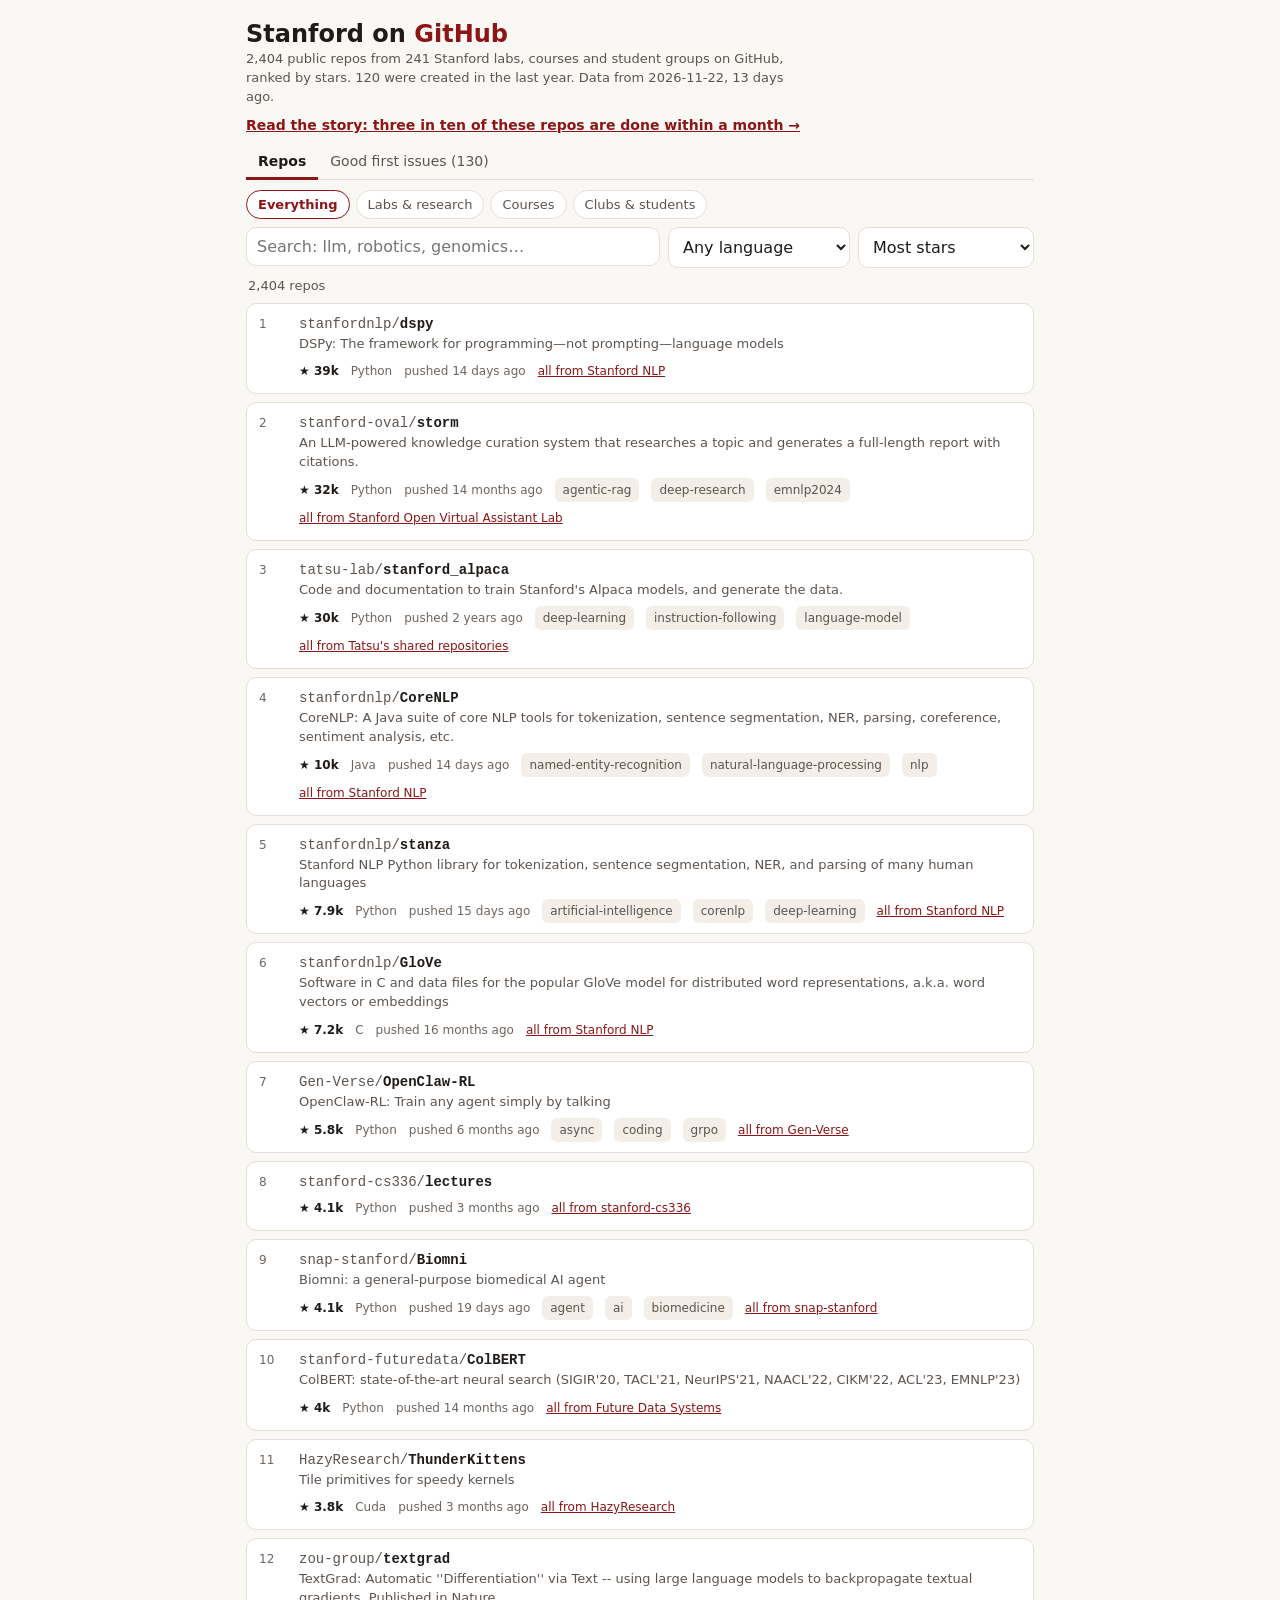
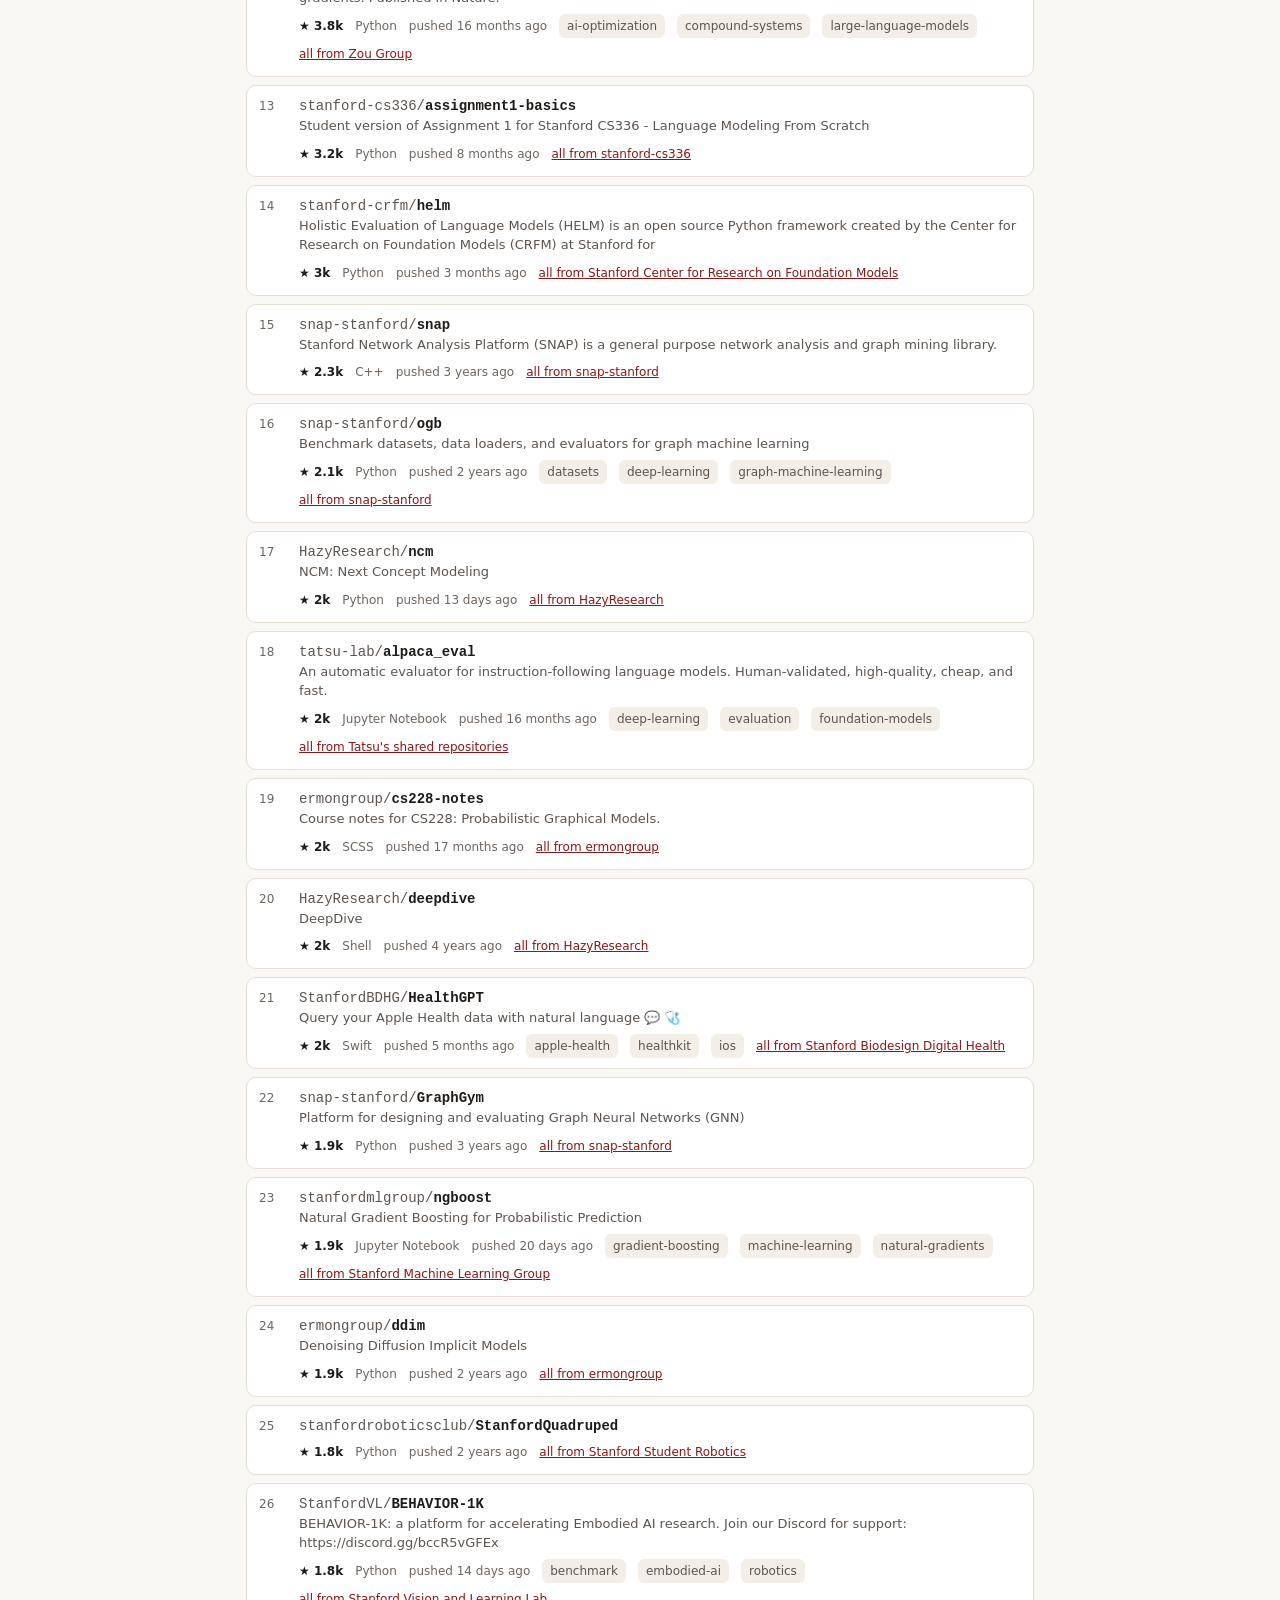
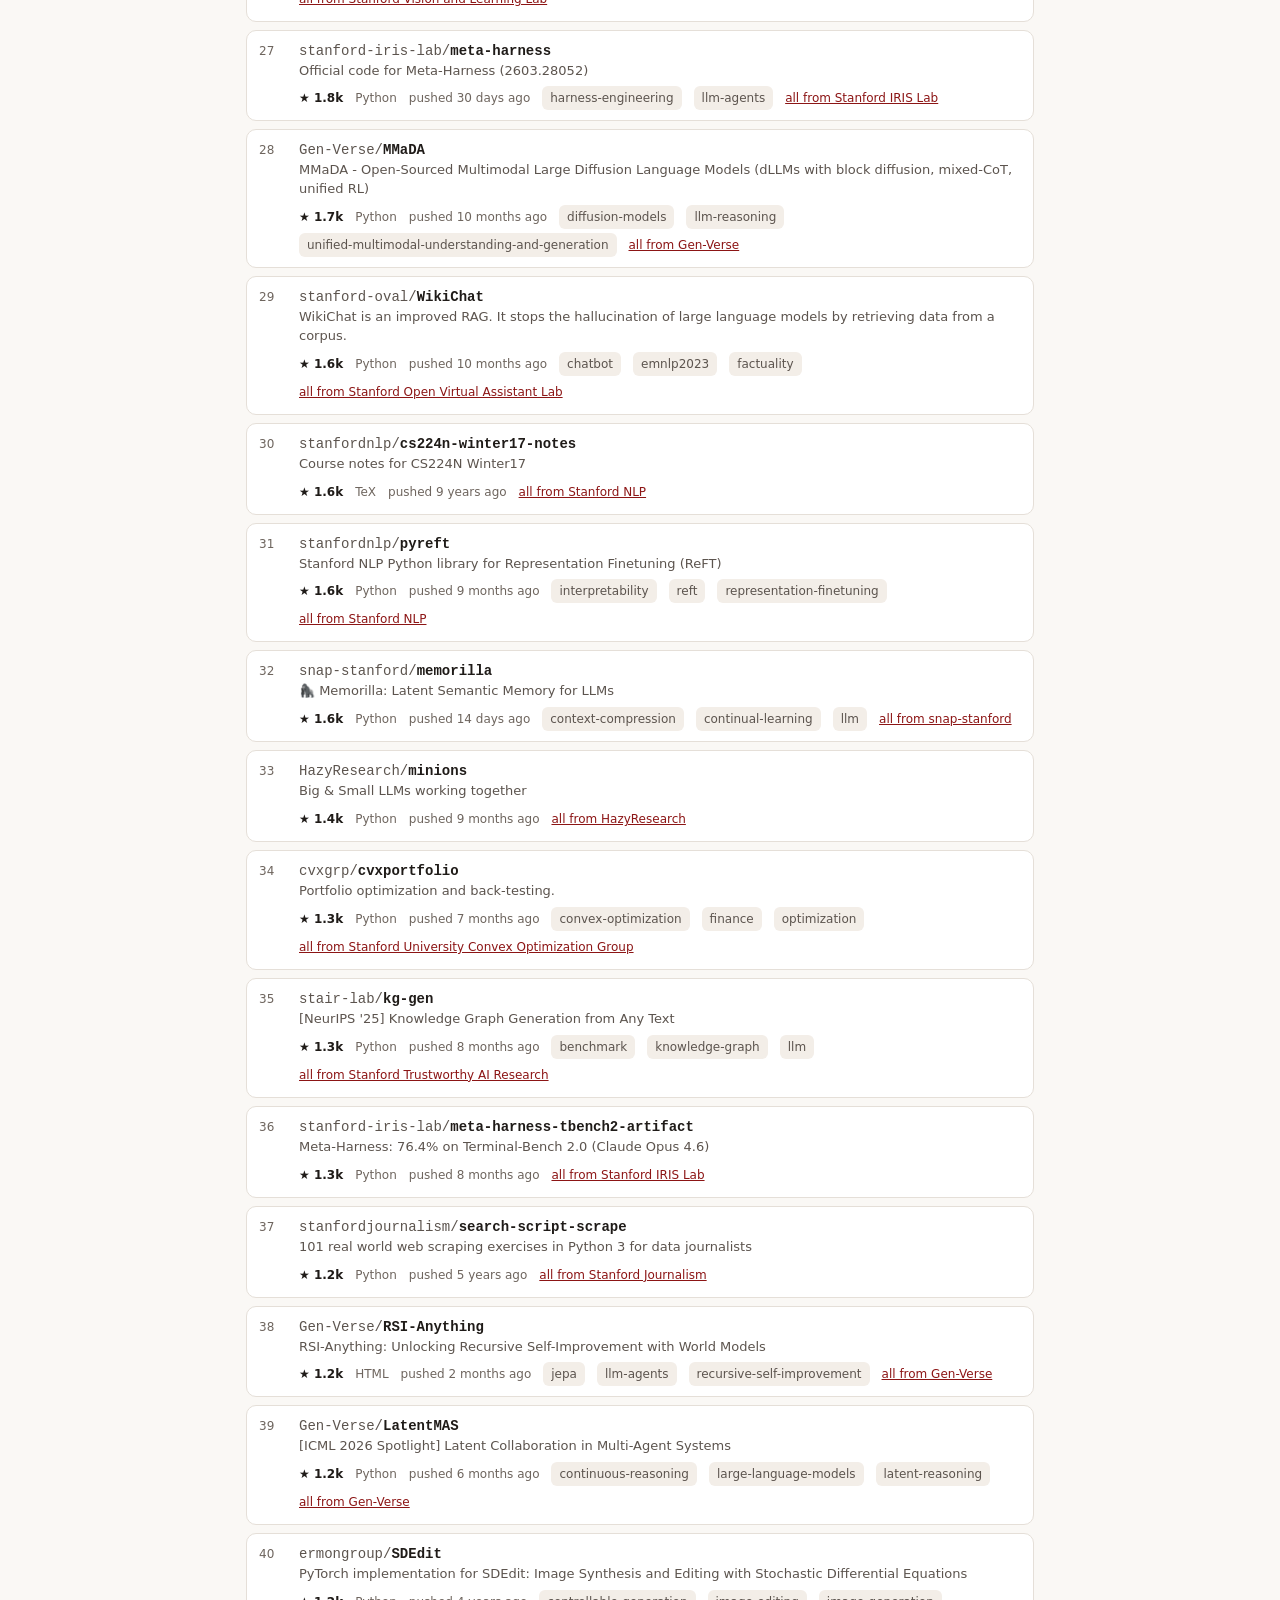
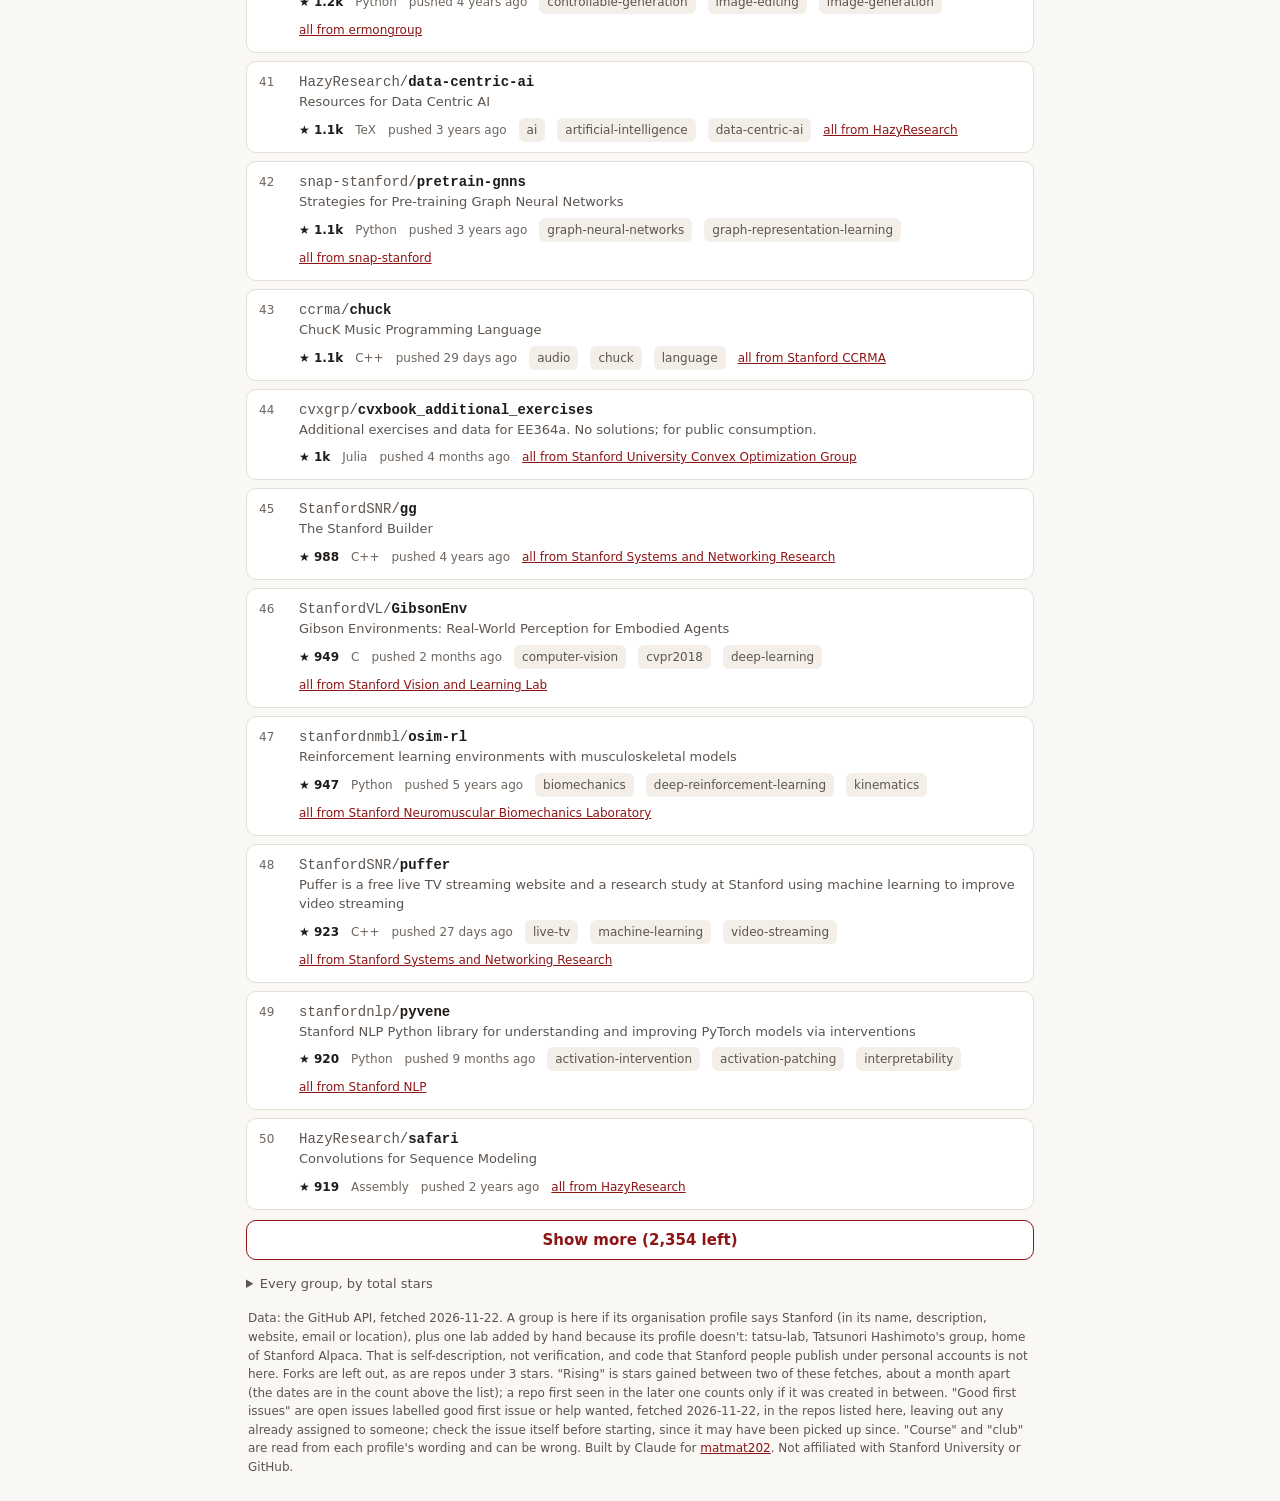
<file: index.html>
<!doctype html>
<html lang="en">
<head>
<meta charset="utf-8">
<meta name="viewport" content="width=device-width,initial-scale=1">
<title>Stanford on GitHub · every repo from Stanford labs, courses and clubs</title>
<link rel="icon" href="data:image/svg+xml,%3Csvg xmlns='http://www.w3.org/2000/svg' viewBox='0 0 32 32'%3E%3Crect width='32' height='32' rx='6' fill='%238c1515'/%3E%3Cpath d='M16 6l2.9 6.1 6.6.8-4.9 4.6 1.3 6.6L16 20.8l-5.9 3.3 1.3-6.6-4.9-4.6 6.6-.8z' fill='%23fff'/%3E%3C/svg%3E">
<meta name="theme-color" content="#8c1515">
<meta name="description" content="Every public GitHub repo from Stanford's labs, courses and student groups, ranked: DSPy, STORM, CoreNLP, Alpaca, ColBERT and 2,000 more, plus their open good first issues.">
<meta property="og:type" content="website">
<meta property="og:url" content="https://matmat202.github.io/stanford-on-github/">
<meta property="og:title" content="Stanford on GitHub">
<meta property="og:description" content="Every public repo from Stanford's labs, courses and clubs, ranked.">
<meta property="og:image" content="https://matmat202.github.io/stanford-on-github/icons/card.png">
<meta property="og:image:width" content="1200">
<meta property="og:image:height" content="630">
<meta name="twitter:card" content="summary_large_image">
<link rel="apple-touch-icon" href="icons/icon-180.png">
<meta name="twitter:card" content="summary">
<style>
:root{color-scheme:light;--ground:#faf8f5;--card:#fff;--ink:#1f1b18;--ink-2:#5c544e;--ink-3:#6e655e;
  --line:#e5dfd8;--accent:#8c1515;--chip:#f3eee8;
  --f-ui:system-ui,-apple-system,"Segoe UI",sans-serif;--f-mono:ui-monospace,SFMono-Regular,Menlo,Consolas,monospace}
@media (prefers-color-scheme:dark){:root{color-scheme:dark;--ground:#161311;--card:#211c19;--ink:#efe9e3;
  --ink-2:#b2a89f;--ink-3:#a1968c;--line:#352e29;--accent:#e36a63;--chip:#2b2521}}
*{box-sizing:border-box}
[hidden]{display:none!important}
body{margin:0;background:var(--ground);color:var(--ink);font-family:var(--f-ui);font-size:15px}
main{max-width:820px;margin:0 auto;padding:16px}
h1{font-size:24px;margin:4px 0 2px}h1 .red{color:var(--accent)}
.sub{color:var(--ink-2);font-size:13px;margin:0 0 12px;line-height:1.45;max-width:65ch}
a{color:var(--accent)}
:focus-visible{outline:3px solid var(--accent);outline-offset:2px}
.kinds{display:flex;flex-wrap:wrap;gap:6px;margin:0 0 8px;padding:0;list-style:none}
.kinds button,.orgchip{font:inherit;font-size:13px;padding:6px 11px;border:1px solid var(--line);border-radius:999px;background:var(--card);color:var(--ink-2);cursor:pointer}
.kinds button:hover{border-color:var(--accent);color:var(--ink)}
.kinds button[aria-pressed="true"]{border-color:var(--accent);color:var(--accent);font-weight:600}
.controls{display:grid;grid-template-columns:1fr auto auto;gap:8px}
@media (max-width:600px){.controls{grid-template-columns:1fr 1fr}.controls .q{grid-column:1 / -1}}
/* Below ~380px two columns cannot hold a select's own text at the 16px that stops
   iOS zooming on tap (input-zoom, 2026-10-30): 'Any language' needed 97px in a 95px
   box, and 'Jupyter Notebook' -- a real option here -- needs about 130px. Font-size
   is not available as the give, so the columns are. */
@media (max-width:380px){.controls{grid-template-columns:1fr}}
input,select{font:inherit;padding:9px 10px;border:1px solid var(--line);border-radius:10px;background:var(--card);color:var(--ink);min-width:0;width:100%}
label.v{position:absolute;left:-9999px}
.statusrow{display:flex;flex-wrap:wrap;align-items:center;gap:8px;margin:10px 2px}
.status{font-size:13px;color:var(--ink-2)}
.orgchip{border-color:var(--accent);color:var(--accent);font-weight:600}
ol.repos{list-style:none;margin:0;padding:0;display:grid;gap:8px;counter-reset:r}
ol.repos li{background:var(--card);border:1px solid var(--line);border-radius:10px;padding:10px 12px;display:grid;grid-template-columns:34px minmax(0,1fr);gap:6px}
.rk{font-size:12px;color:var(--ink-3);font-variant-numeric:tabular-nums;padding-top:3px}
.nm{font-family:var(--f-mono);font-size:14px;font-weight:600;color:var(--ink);text-decoration:none;overflow-wrap:anywhere}
.nm:hover{color:var(--accent);text-decoration:underline}
.nm .o{font-weight:400;color:var(--ink-2)}
.d{font-size:13px;color:var(--ink-2);margin-top:3px;line-height:1.45;overflow-wrap:anywhere}
.m{display:flex;flex-wrap:wrap;gap:4px 12px;margin-top:6px;font-size:12px;color:var(--ink-3);align-items:center}
.m .s{color:var(--ink);font-weight:600;font-variant-numeric:tabular-nums}
.m .gain{color:var(--accent)}
.m button{font:inherit;font-size:12px;border:0;background:none;color:var(--accent);padding:0;cursor:pointer;text-decoration:underline;min-height:24px}
.tag{background:var(--chip);border-radius:6px;padding:1px 6px;color:var(--ink-2)}
.m button.tag{text-decoration:none;background:var(--chip);color:var(--ink-2);padding:0 8px;min-height:24px;display:inline-flex;align-items:center}
.m button.tag:hover{color:var(--accent)}
.arch{border:1px solid var(--line);border-radius:6px;padding:0 5px}
.more{font:inherit;font-weight:600;margin:10px 0 0;padding:10px 16px;border:1px solid var(--accent);border-radius:10px;background:var(--card);color:var(--accent);cursor:pointer;width:100%}
.empty{color:var(--ink-2);padding:14px 4px}
details{margin:16px 0 0}
summary{cursor:pointer;font-size:13px;color:var(--ink-2)}
.tbl{overflow-x:auto}
.tbl table{border-collapse:collapse;font-size:12px;font-variant-numeric:tabular-nums;margin-top:6px;width:100%}
.tbl th,.tbl td{padding:3px 8px;border-bottom:1px solid var(--line);text-align:left}
.tbl .r{text-align:right}
.tbl td:first-child{overflow-wrap:anywhere}
@media (max-width:600px){.tbl th,.tbl td{padding:3px 4px}}
.tbl button{font:inherit;border:0;background:none;color:var(--accent);padding:0;cursor:pointer;text-decoration:underline;text-align:left}
.views{display:flex;gap:0;margin:0 0 10px;border-bottom:1px solid var(--line)}
.views button{font:inherit;font-size:14px;padding:8px 12px;border:0;border-bottom:3px solid transparent;background:none;color:var(--ink-2);cursor:pointer;margin-bottom:-1px}
.views button:hover{color:var(--ink)}
.views button[aria-pressed="true"]{border-bottom-color:var(--accent);color:var(--ink);font-weight:600}
.quiet{display:flex;align-items:center;gap:6px;font-size:13px;color:var(--ink-2);margin:8px 2px 0}
.quiet input{width:auto;margin:0}
.it{font-size:14px;font-weight:600;color:var(--ink);text-decoration:none;overflow-wrap:anywhere;line-height:1.4}
.it:hover{color:var(--accent);text-decoration:underline}
.ir{font-family:var(--f-mono);font-size:12px;color:var(--ink-2);margin-top:3px;overflow-wrap:anywhere}
footer{font-size:12px;color:var(--ink-2);line-height:1.55;margin:18px 2px 8px}
/* iOS Safari zooms the page into any field under 16px when it is tapped (input-zoom) */
input,select,textarea{font-size:16px!important}
.story{font-size:14px;margin:-2px 0 12px}.story a{color:var(--accent);font-weight:600}
</style>
</head>
<body>
<main>
  <h1>Stanford on <span class="red">GitHub</span></h1>
  <p class="sub" id="sub">Every public repo from the GitHub organisations of Stanford's labs, courses and student groups, ranked.</p>
  <p class="story"><a href="story/">Read the story: three in ten of these repos are done within a month &rarr;</a></p>

  <div class="views" id="views" role="group" aria-label="What to list">
    <button type="button" data-v="repos">Repos</button>
    <button type="button" data-v="issues" id="issuesTab">Good first issues</button>
  </div>
  <ul class="kinds" id="kinds" aria-label="Kind of group"></ul>
  <div class="controls">
    <div class="q"><label class="v" for="q">Search</label><input id="q" type="search" autocomplete="off" placeholder="Search: llm, robotics, genomics…"></div>
    <div><label class="v" for="lang">Language</label><select id="lang"></select></div>
    <div id="sortWrap"><label class="v" for="sort">Sort</label><select id="sort">
      <option value="stars">Most stars</option><option value="rising" id="risingOpt">Rising</option><option value="new">New this year</option><option value="active">Recently pushed</option>
    </select></div>
  </div>
  <label class="quiet" id="quietRow" hidden><input type="checkbox" id="quiet"> Include repos nobody has pushed to in six months</label>
  <div class="statusrow"><span class="status" id="status" role="status" aria-live="polite"></span><span id="orgSlot"></span></div>
  <ol class="repos" id="repos"></ol>
  <button class="more" id="more" type="button" hidden>Show more</button>

  <details>
    <summary>Every group, by total stars</summary>
    <div class="tbl" id="table"></div>
  </details>

  <footer id="foot">Data: the GitHub API, fetched <span id="fetched"></span>. A group is here if its organisation profile
    says Stanford (in its name, description, website, email or location), plus one lab added by hand because its profile
    doesn't: tatsu-lab, Tatsunori Hashimoto's group, home of Stanford Alpaca. That is self-description, not
    verification, and code that Stanford people publish under personal accounts is not here. Forks are left out, as are
    repos under 3 stars. "Rising" is stars gained between two of these fetches, about a month apart (the
    dates are in the count above the list); a repo first seen in the later one counts only if it was created in between. "Good first issues" are open issues labelled good first issue or help wanted, fetched
    <span id="ifetched"></span>, in the repos listed here, leaving out any already assigned to someone; check the issue
    itself before starting, since it may have been picked up since. "Course" and "club" are read from each profile's wording and can be wrong. Built by Claude for
    <a href="https://matmat202.github.io/">matmat202</a>. Not affiliated with Stanford University or GitHub.</footer>
</main>
<!-- Fetched in parallel with app.js instead of behind it: each was one more round trip
     before the first draw (projects/site-speed, 2026-10-28). -->
<link rel="modulepreload" href="sog-logic.js">
<link rel="preload" href="data/repos.json" as="fetch" crossorigin>
<script type="module" src="app.js"></script>
</body>
</html>
</file>
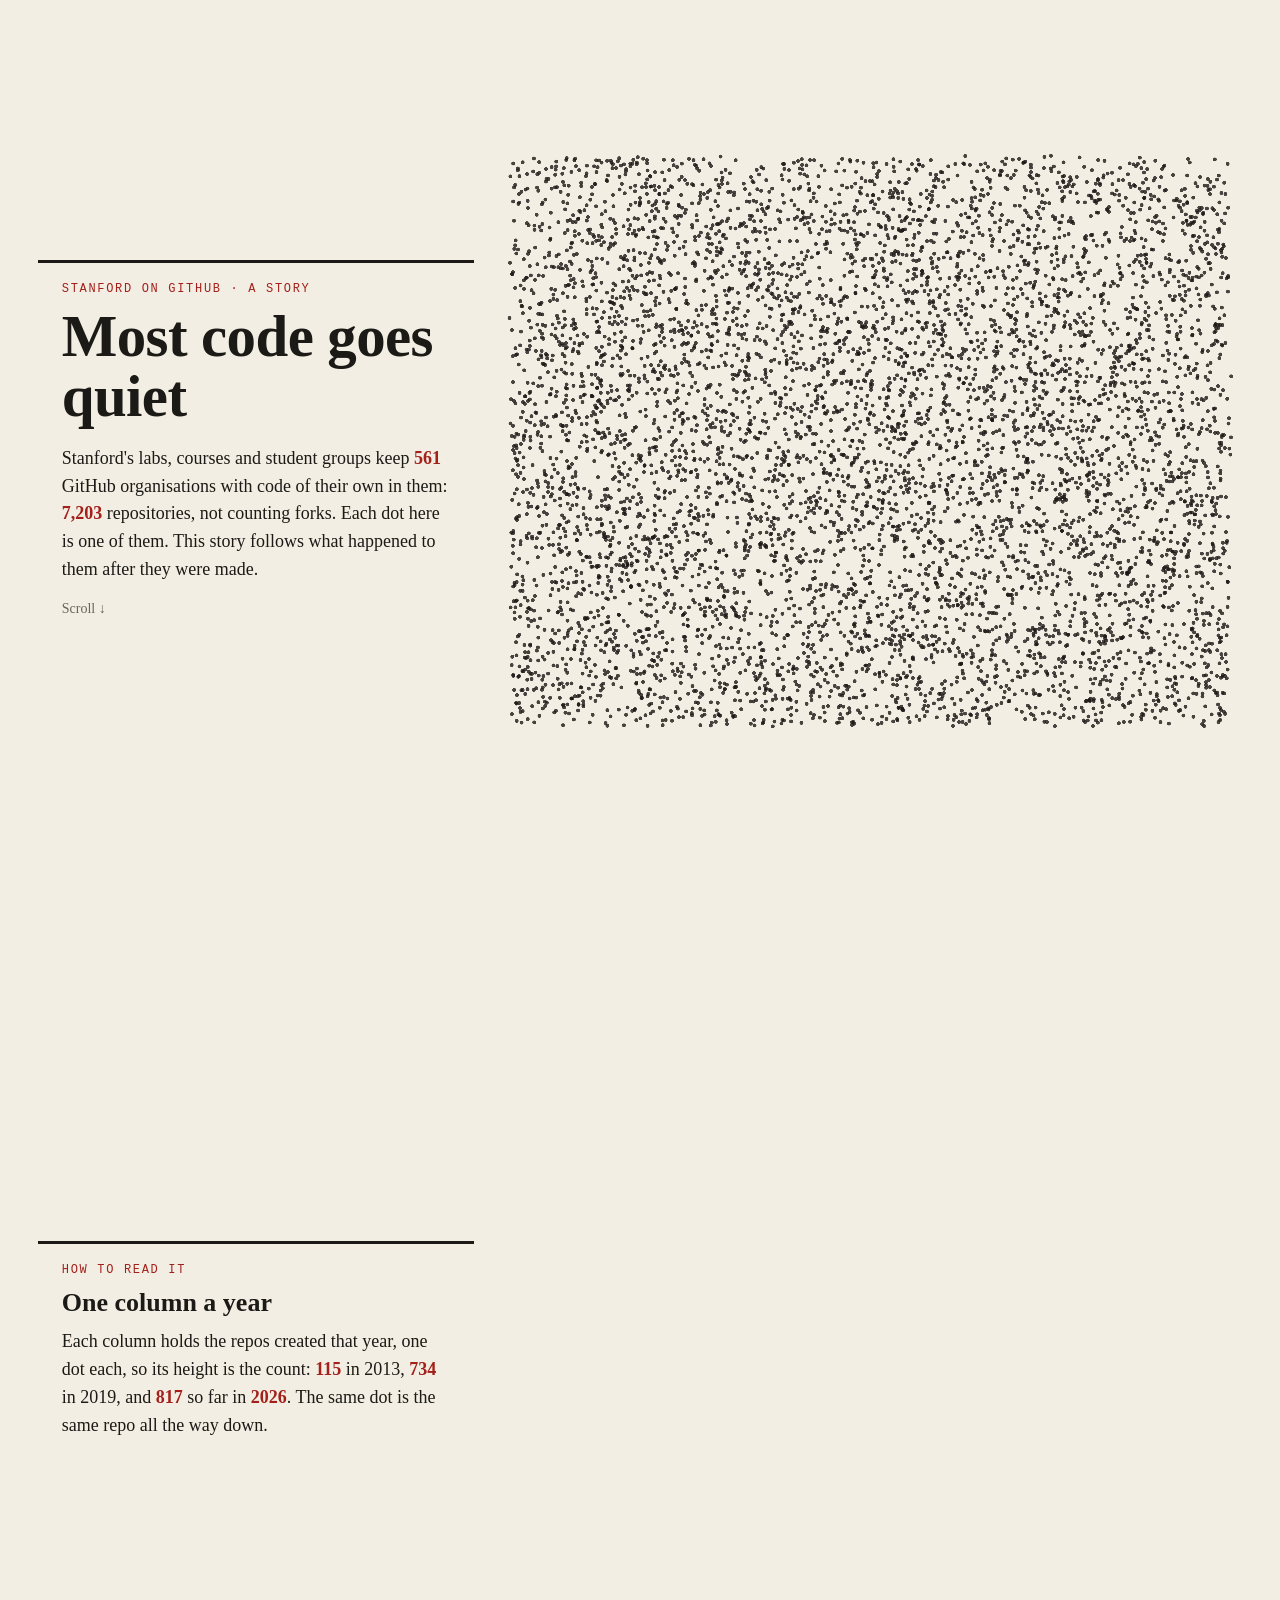
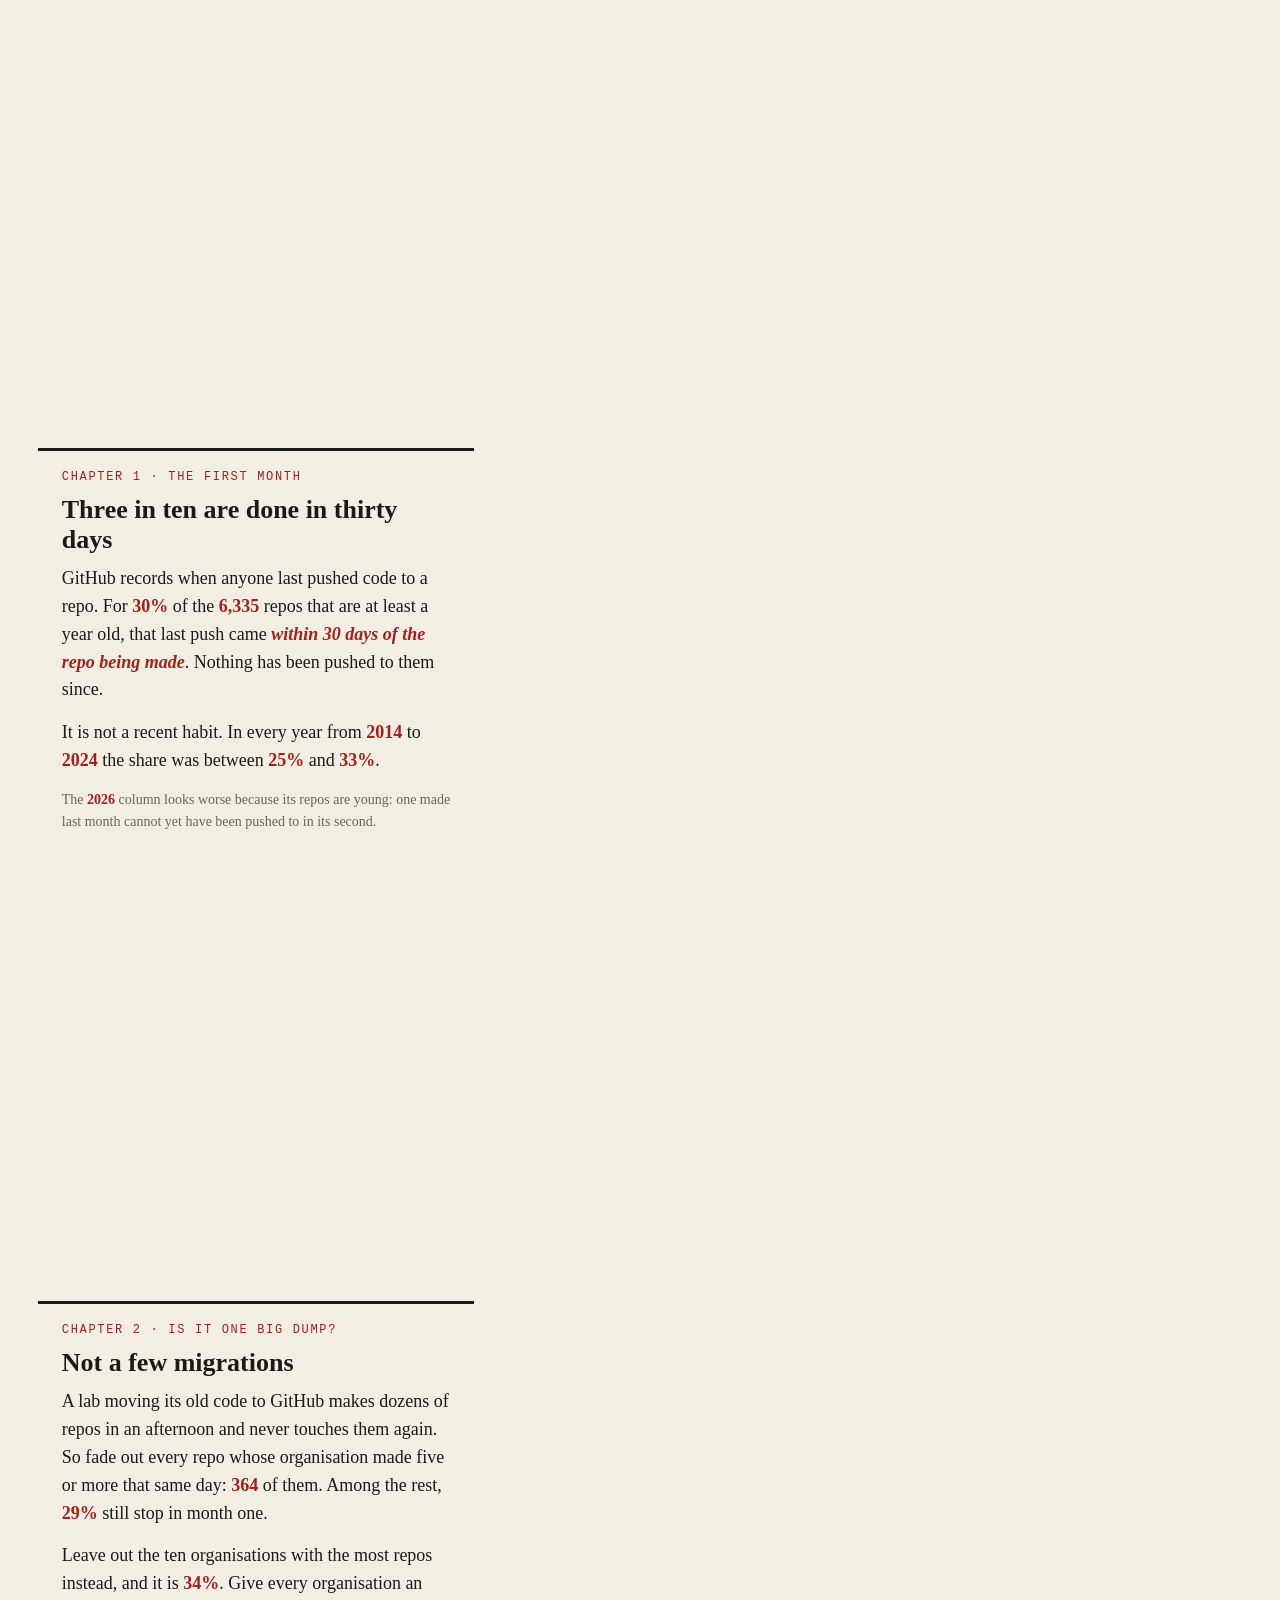
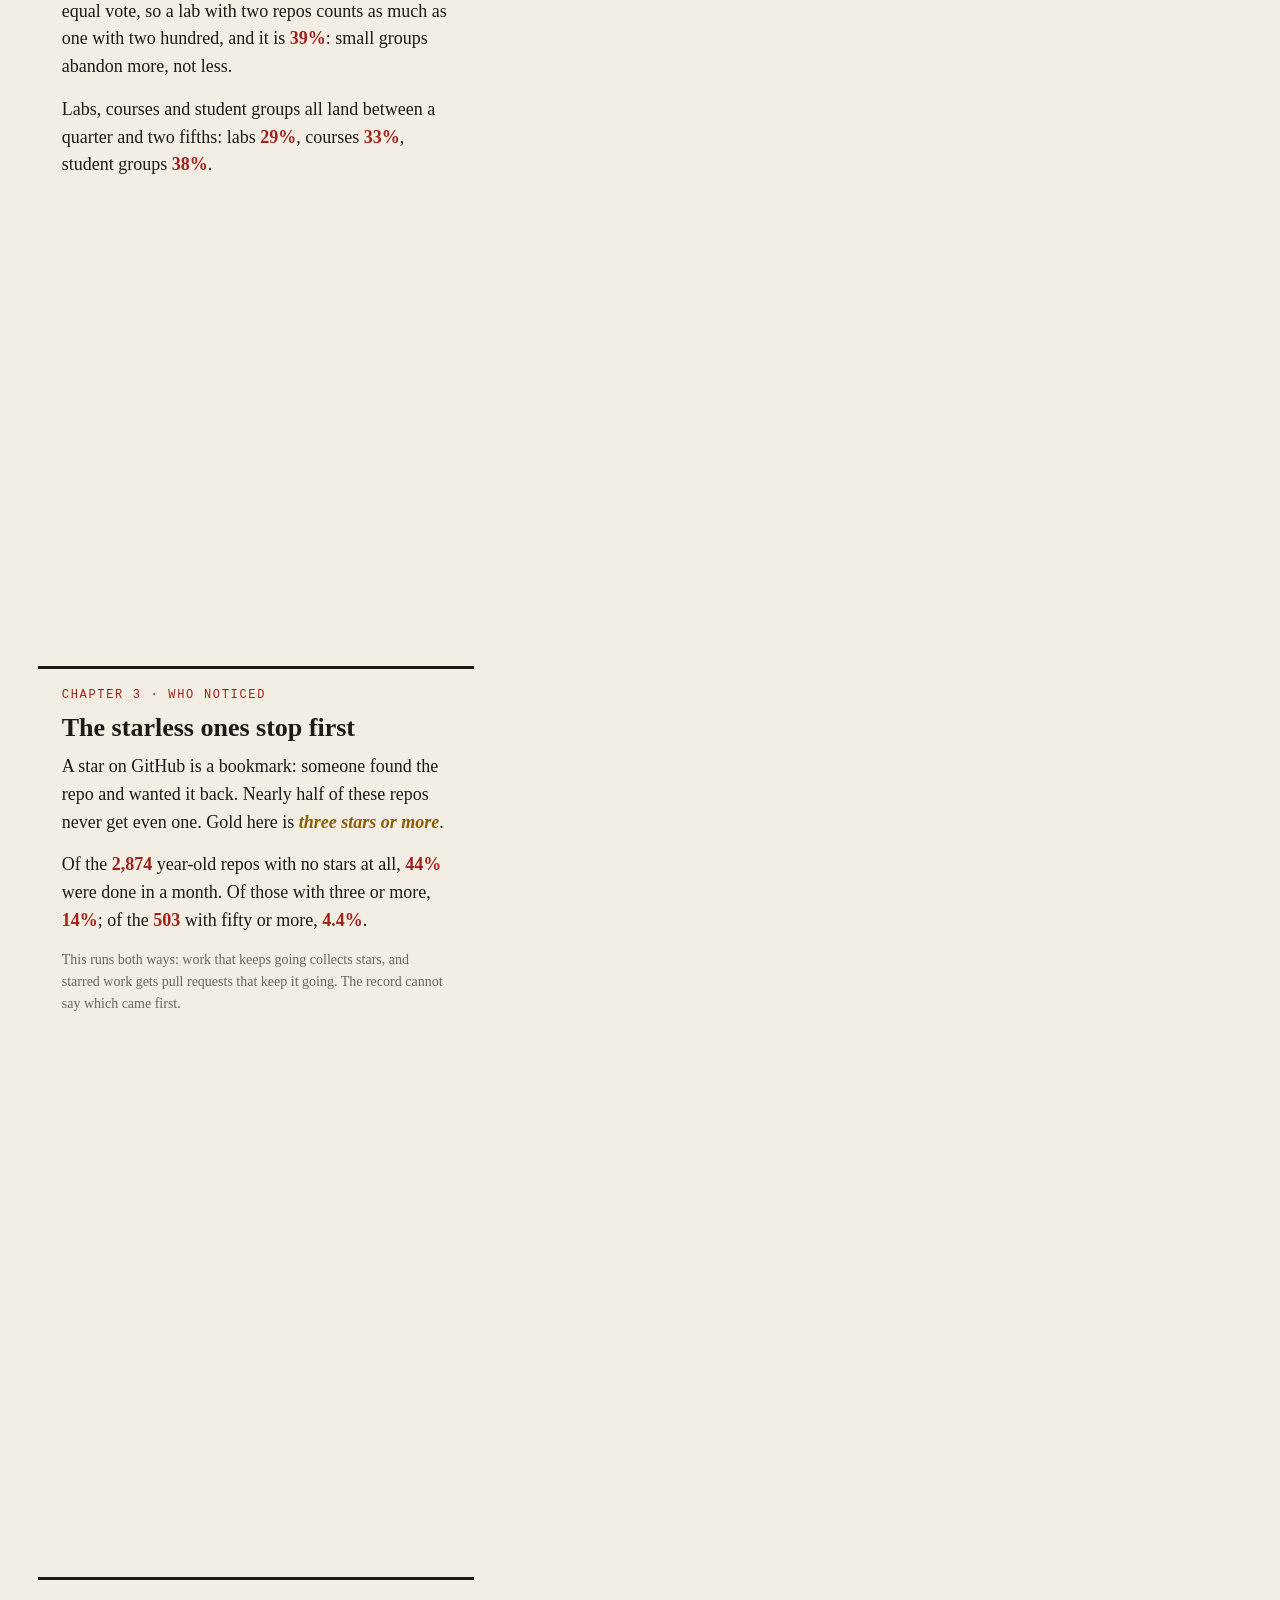
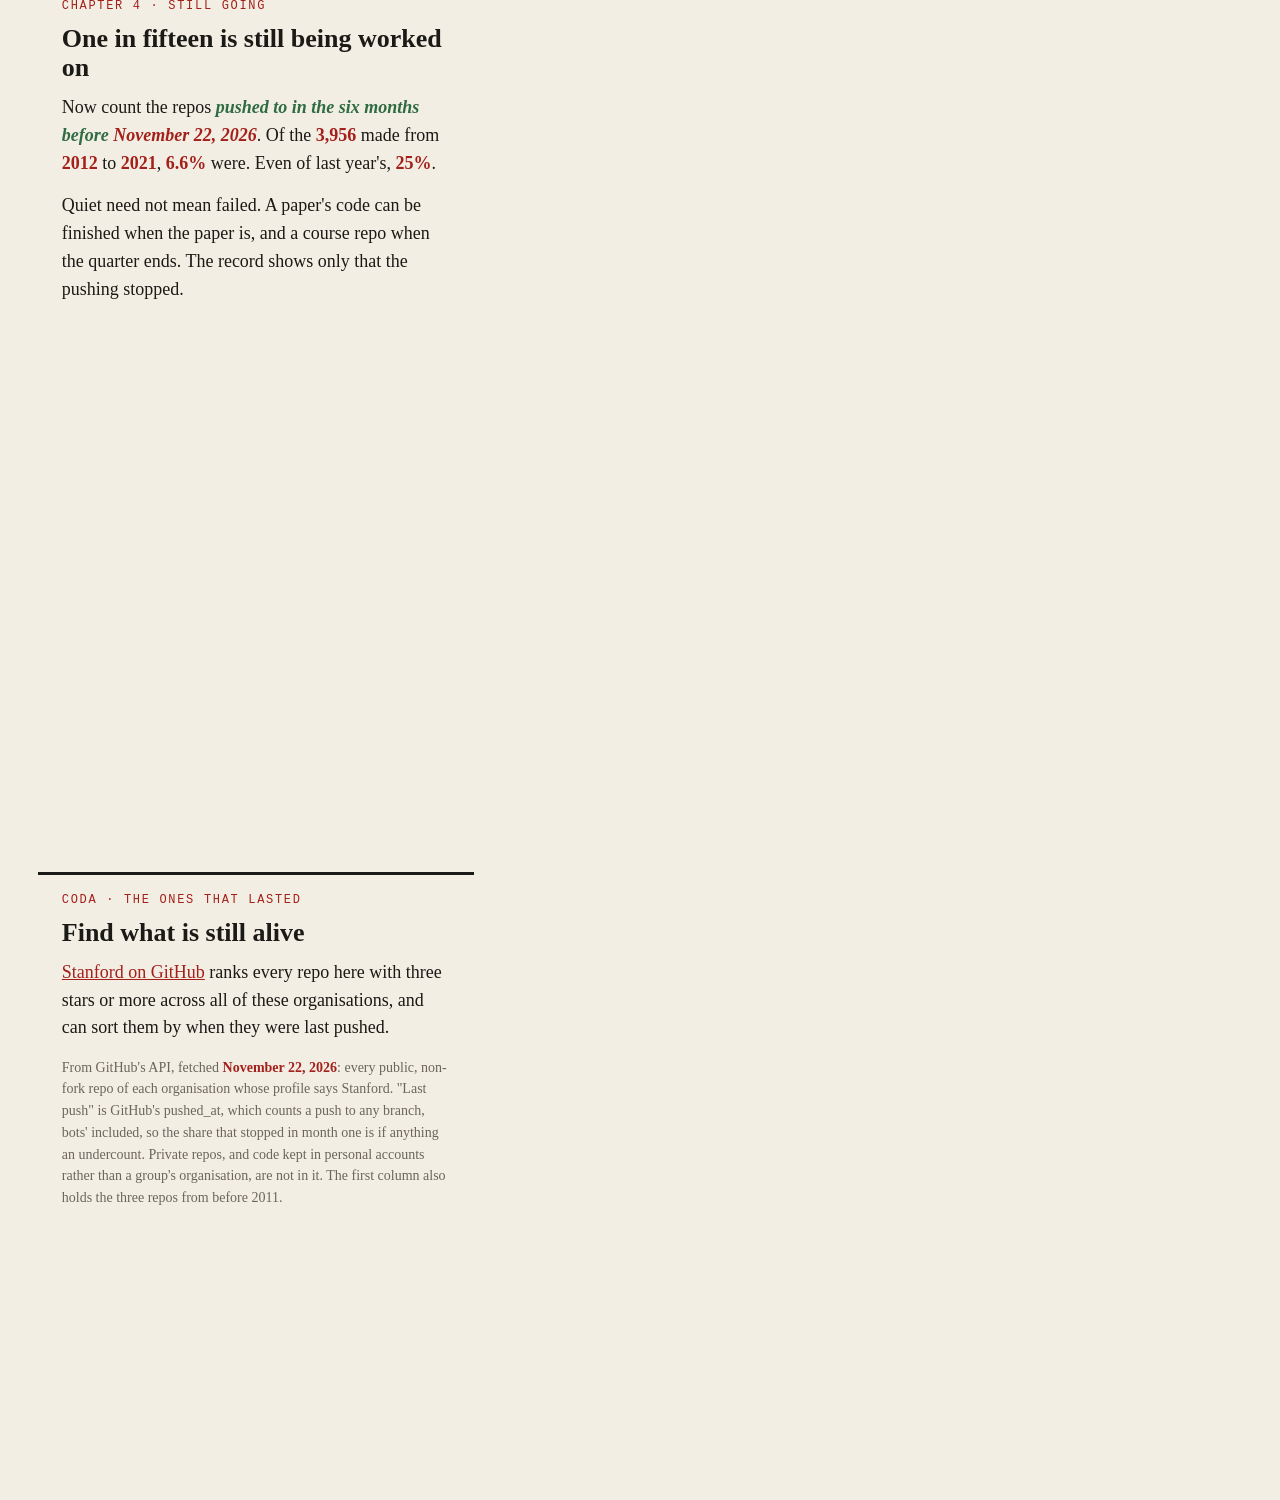
<file: story/index.html>
<!doctype html>
<html lang="en">
<head>
<meta charset="utf-8">
<meta name="viewport" content="width=device-width, initial-scale=1">
<title>Most Code Goes Quiet · what happens to the repos Stanford starts on GitHub</title>
<meta name="description" content="A scrolling story from GitHub's own records: three in ten repos that Stanford's labs, courses and student groups start are never pushed to again after their first month, and it has been roughly that every year since 2014.">
<link rel="stylesheet" href="style.css">
</head>
<body>
<div id="plot" aria-hidden="true"><div id="axes"></div></div>
<canvas id="gl" aria-hidden="true"></canvas>
<p id="err" role="alert"></p>
<main>

<section class="step" data-kind="field"><div>
  <p class="kicker">Stanford on GitHub · a story</p>
  <h1>Most code goes quiet</h1>
  <p>Stanford's labs, courses and student groups keep <b data-fact="orgs"></b> GitHub
  organisations with code of their own in them: <b data-fact="n"></b> repositories, not
  counting forks. Each dot here is one of them. This story follows what happened to them
  after they were made.</p>
  <p class="small">Scroll ↓</p>
</div></section>

<section class="step" data-kind="count"><div>
  <p class="kicker">How to read it</p>
  <h2>One column a year</h2>
  <p>Each column holds the repos created that year, one dot each, so its height is the
  count: <b data-fact="count:2013"></b> in 2013, <b data-fact="count:2019"></b> in 2019,
  and <b data-fact="count:2026"></b> so far in <b data-fact="last"></b>. The same dot is
  the same repo all the way down.</p>
</div></section>

<section class="step" data-kind="month"><div>
  <p class="kicker">Chapter 1 · The first month</p>
  <h2>Three in ten are done in thirty days</h2>
  <p>GitHub records when anyone last pushed code to a repo. For
  <b data-fact="month"></b> of the <b data-fact="mature"></b> repos that are at least a year
  old, that last push came <span class="w month">within 30 days of the repo being
  made</span>. Nothing has been pushed to them since.</p>
  <p>It is not a recent habit. In every year from <b data-fact="spanfrom"></b> to
  <b data-fact="spanto"></b> the share was between <b data-fact="ymin"></b> and
  <b data-fact="ymax"></b>.</p>
  <p class="small">The <b data-fact="last"></b> column looks worse because its repos are
  young: one made last month cannot yet have been pushed to in its second.</p>
</div></section>

<section class="step" data-kind="bulk"><div>
  <p class="kicker">Chapter 2 · Is it one big dump?</p>
  <h2>Not a few migrations</h2>
  <p>A lab moving its old code to GitHub makes dozens of repos in an afternoon and never
  touches them again. So fade out every repo whose organisation made five or more that
  same day: <b data-fact="bulkn"></b> of them. Among the rest, <b data-fact="nobulk"></b>
  still stop in month one.</p>
  <p>Leave out the ten organisations with the most repos instead, and it is
  <b data-fact="nobig"></b>. Give every organisation an equal vote, so a lab with two repos
  counts as much as one with two hundred, and it is <b data-fact="orgw"></b>: small groups
  abandon more, not less.</p>
  <p>Labs, courses and student groups all land between a quarter and two fifths:
  labs <b data-fact="kind:lab"></b>, courses <b data-fact="kind:course"></b>, student
  groups <b data-fact="kind:club"></b>.</p>
</div></section>

<section class="step" data-kind="starred"><div>
  <p class="kicker">Chapter 3 · Who noticed</p>
  <h2>The starless ones stop first</h2>
  <p>A star on GitHub is a bookmark: someone found the repo and wanted it back. Nearly half of these repos
  never get even one. Gold here is <span class="w star">three stars or more</span>.</p>
  <p>Of the <b data-fact="zeron"></b> year-old repos with no stars at all,
  <b data-fact="zero"></b> were done in a month. Of those with three or more,
  <b data-fact="starred"></b>; of the <b data-fact="fiftyn"></b> with fifty or more,
  <b data-fact="fifty"></b>.</p>
  <p class="small">This runs both ways: work that keeps going collects stars, and starred
  work gets pull requests that keep it going. The record cannot say which came first.</p>
</div></section>

<section class="step" data-kind="alive"><div>
  <p class="kicker">Chapter 4 · Still going</p>
  <h2>One in fifteen is still being worked on</h2>
  <p>Now count the repos <span class="w alive">pushed to in the six months before
  <b data-fact="fetched"></b></span>. Of the <b data-fact="oldn"></b> made from
  <b data-fact="oldfrom"></b> to <b data-fact="oldto"></b>, <b data-fact="oldalive"></b>
  were. Even of last year's, <b data-fact="yalive:2025"></b>.</p>
  <p>Quiet need not mean failed. A paper's code can be finished when the paper is, and a
  course repo when the quarter ends. The record shows only that the pushing stopped.</p>
</div></section>

<section class="step" data-kind="count"><div>
  <p class="kicker">Coda · The ones that lasted</p>
  <h2>Find what is still alive</h2>
  <p><a href="../">Stanford on GitHub</a> ranks every repo here with three stars or more
  across all of these organisations, and can sort them by when they were last pushed.</p>
  <p class="small">From GitHub's API, fetched <b data-fact="fetched"></b>: every public,
  non-fork repo of each organisation whose profile says Stanford. "Last push" is GitHub's
  pushed_at, which counts a push to any branch, bots' included, so the share that stopped
  in month one is if anything an undercount. Private repos, and code kept in personal
  accounts rather than a group's organisation, are not in it. The first column also holds
  the three repos from before 2011.</p>
</div></section>

</main>
<script type="module" src="story.js"></script>
</body>
</html>
</file>
<file: story/style.css>
:root { --paper: #f3eee3; --ink: #1c1a17; --mute: #6a655d; --red: #a3201b; --gold: #8a5e00; --green: #2f6b43; }
* { box-sizing: border-box; }
html { background: var(--paper); color: var(--ink); }
body { margin: 0; font: 18px/1.55 Georgia, 'Times New Roman', serif; }
#gl { position: fixed; inset: 0; pointer-events: none; z-index: 1; }
/* The plot box: the GL layer draws into this rectangle; the axes sit on it. */
#plot { position: fixed; z-index: 0; pointer-events: none;
  left: 40vw; right: 4vw; top: 14vh; bottom: 16vh; }
#axes { position: absolute; inset: 0; transition: opacity .15s; z-index: 2; }
#axes .tick { position: absolute; bottom: -1.9em; transform: translateX(-50%); white-space: nowrap;
  font: 12px/1 ui-monospace, Menlo, monospace; color: var(--mute); }
#axes .val { position: absolute; top: calc(10% - 1.6em); transform: translateX(-50%);
  font: 700 13px/1 ui-monospace, Menlo, monospace; color: var(--red); }
#axes .val.gold { color: var(--gold); }
#axes .val.ink { color: var(--ink); }
#axes .val.green { color: var(--green); }
#axes .val.two { top: calc(10% - 2.5em); text-align: center; line-height: 1.15; }
#axes .unit { position: absolute; right: 0; bottom: -3.6em; font: 12px/1 ui-monospace, Menlo, monospace; color: var(--mute); }
main { position: relative; z-index: 3; width: 34vw; margin-left: 3vw; }
.step { min-height: 100vh; display: flex; align-items: center; }
.step > div { background: rgba(243,238,227,.94); padding: 1.1em 1.3em; border-top: 3px solid var(--ink); }
h1 { font: 700 clamp(34px, 4.6vw, 64px)/1.02 Georgia, serif; margin: 0 0 .3em; letter-spacing: -.01em; }
h2 { font: 700 26px/1.15 Georgia, serif; margin: 0 0 .4em; }
.kicker { font: 12px/1 ui-monospace, Menlo, monospace; letter-spacing: .14em; text-transform: uppercase; color: var(--red); margin: 0 0 1em; }
p { margin: 0 0 .8em; }
p:last-child { margin-bottom: 0; }
b[data-fact] { color: var(--red); font-variant-numeric: tabular-nums; }
.w { font-style: italic; font-weight: 700; }
.month { color: var(--red); } .star { color: var(--gold); } .alive { color: var(--green); }
.small { font-size: 14px; color: var(--mute); }
a { color: var(--red); }
#err { display: none; }
body.failed #err, body.nogl #err { display: block; position: fixed; z-index: 9; left: 40vw; top: 40vh; color: var(--red); }
body.nogl #err::before { content: 'This page draws its charts with WebGL, which this browser has turned off.'; }
@media (max-width: 760px) {
  body { font-size: 16px; }
  #plot { left: 5vw; right: 5vw; top: 7vh; bottom: 60vh; }
  #axes .unit { display: none; }
  main { width: auto; margin: 0 4vw; }
  .step { align-items: flex-end; padding-bottom: 6vh; min-height: 100vh; }
  #axes .tick { font-size: 9px; }
  #axes .val { font-size: 10px; }
}
</file>
